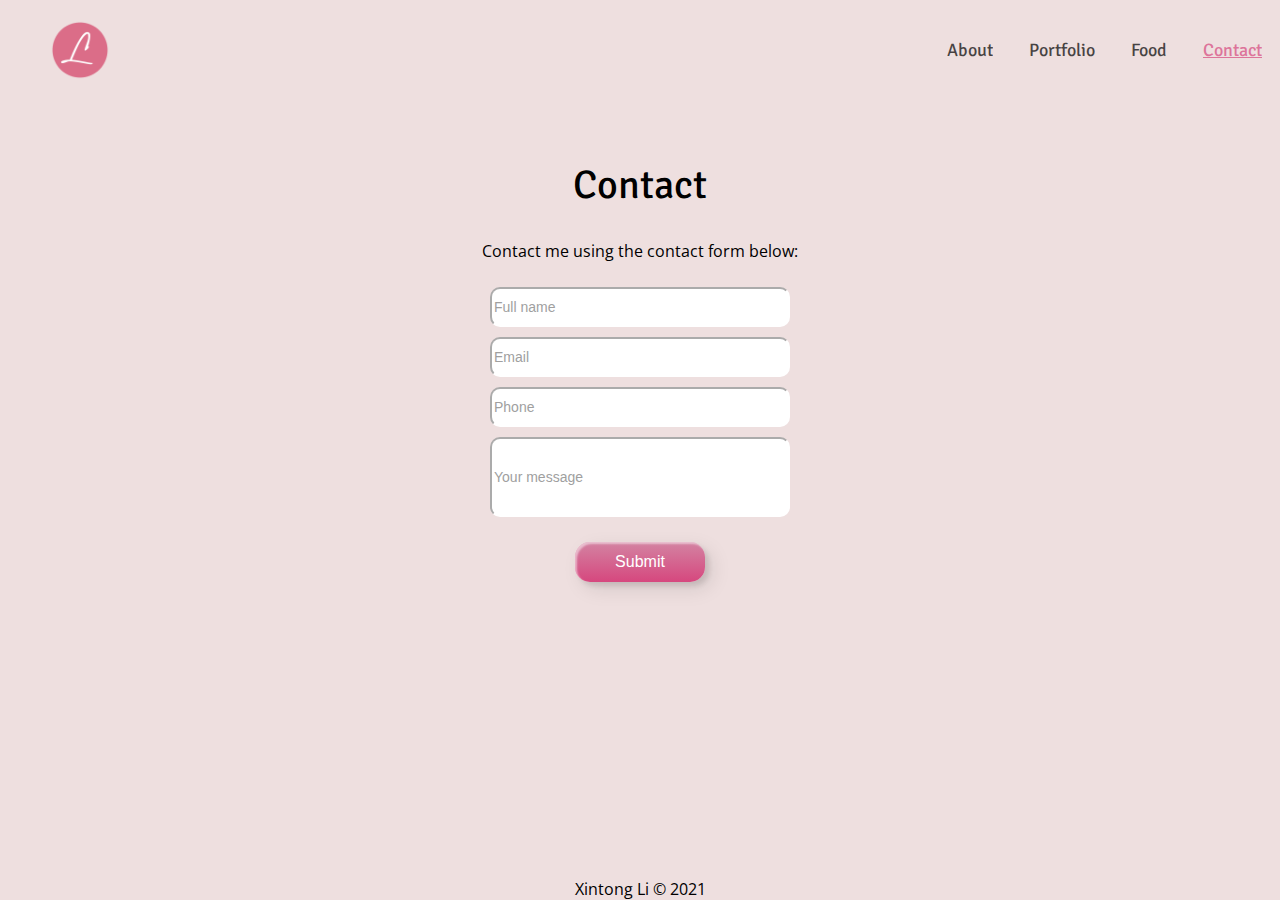
<file: contact.html>
<!DOCTYPE html>
<html lang="en">
<head>
    <meta charset="UTF-8">
    <meta name="viewport" content="width=device-width, initial-scale=1.0">
    <link rel="stylesheet" type="text/css" href="css/html5reset.css">
    <link rel="stylesheet" href="css/style.css">
    <link rel="preconnect" href="https://fonts.googleapis.com">
    <link rel="preconnect" href="https://fonts.gstatic.com" crossorigin>
    <link href="https://fonts.googleapis.com/css2?family=Open+Sans:wght@300;400&family=Signika&display=swap" rel="stylesheet">
    <title>Contact</title>
</head>

<body>
    <a class = "skip-to-content" href="#skip">Skip to content</a>
    <header>
        <nav>
            <img src="imgs/logo.jpg" class="logo" width="60px" height="60px" alt="A pink website logo">
            <ul>
                <li><a href="index.html">About</a></li>
                <li><a href="portfolio.html">Portfolio</a></li>
                <li><a href="food.html">Food</a></li>
                <li><a href="contact.html" class="current">Contact</a></li>
            </ul>
        </nav>
    </header>

    <main id="skip">
        <div id="contact">
            <div class="title"><h1>Contact</h1></div>
            <div class="contact_intro">
                <p>Contact me using the contact form below:</p>
            </div>
            <p><input class="form" type="text" value="Full name" ></p>
            <p><input class="form" type="text" value="Email" ></p>
            <p><input class="form" type="text" value="Phone" ></p>
            <p><input class="form1" type="text" value="Your message"></p>
            <button class="btn"><span>Submit</span></button>
        </div>
    </main>

    <footer>
        <p>Xintong Li &copy; 2021</p>
    </footer>

</body>
</html>
</file>
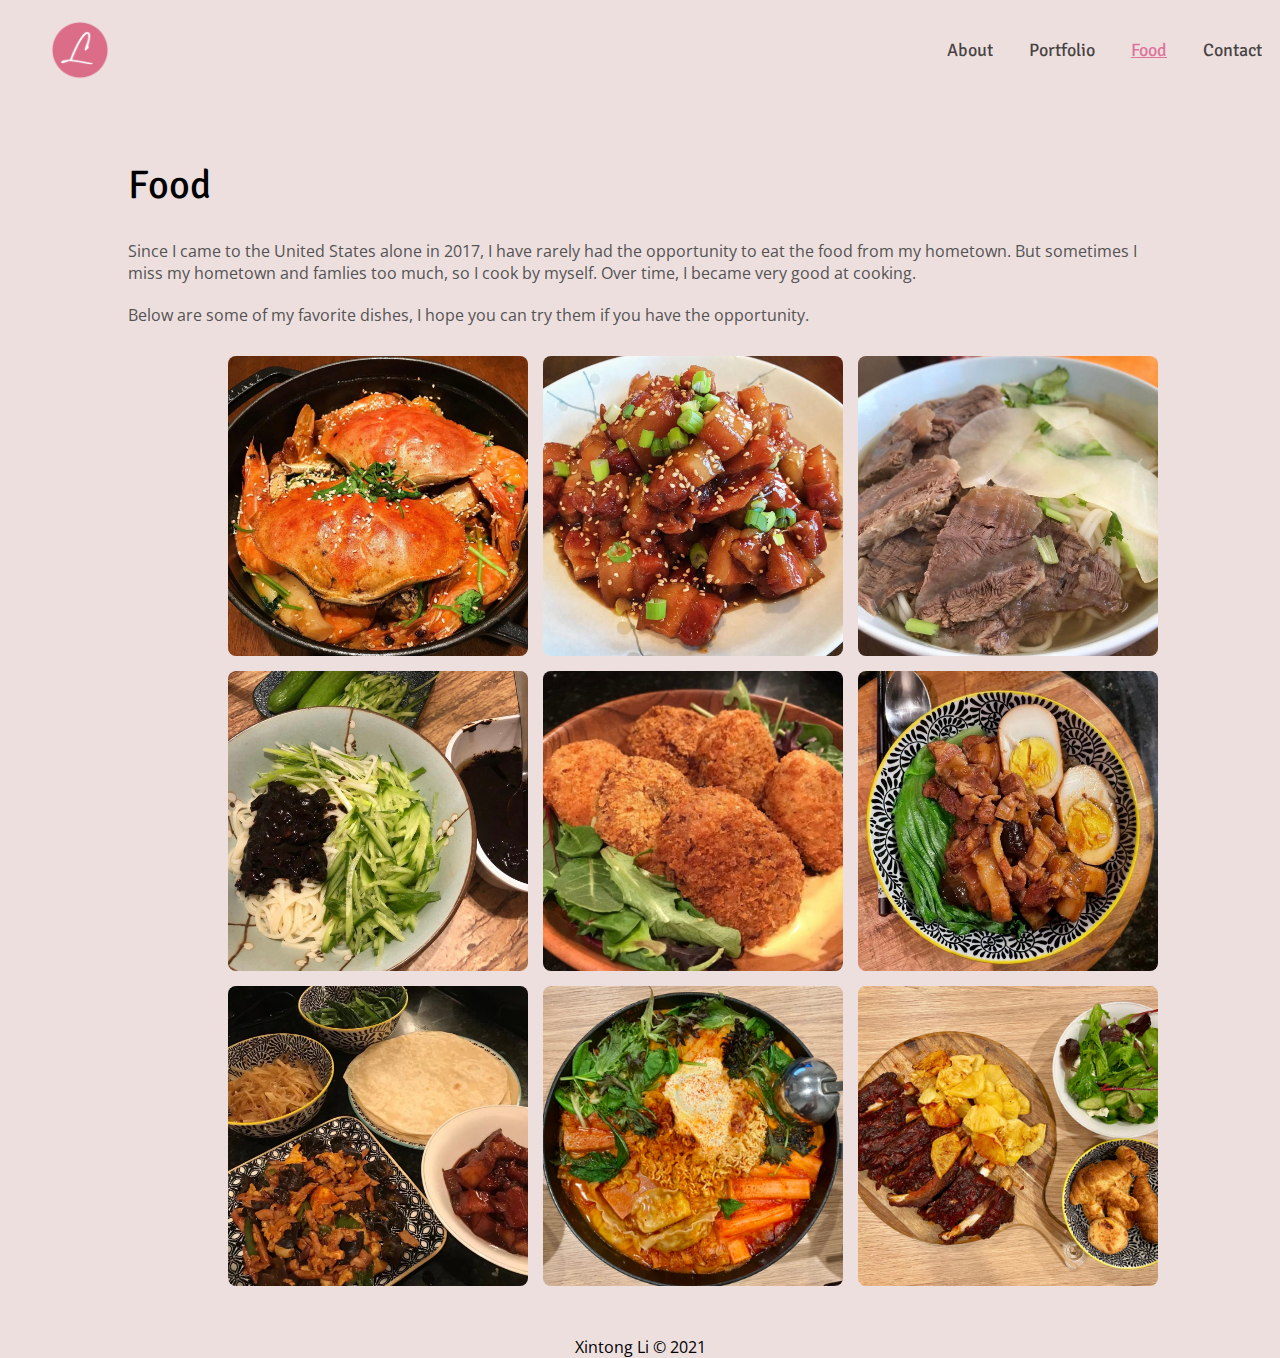
<file: food.html>
<!DOCTYPE html>
<html lang="en">
<head>
    <meta charset="UTF-8">
    <meta name="viewport" content="width=device-width, initial-scale=1.0">
    <link rel="stylesheet" type="text/css" href="css/html5reset.css">
    <link rel="stylesheet" href="css/style.css">
    <link rel="preconnect" href="https://fonts.googleapis.com">
    <link rel="preconnect" href="https://fonts.gstatic.com" crossorigin>
    <link href="https://fonts.googleapis.com/css2?family=Open+Sans:wght@300;400&family=Signika&display=swap" rel="stylesheet">
    <title>Food</title>
</head>

<body>
    <a class = "skip-to-content" href="#skip">Skip to content</a>
    <header>
        <nav>
            <img src="imgs/logo.jpg" class="logo" width="60px" height="60px" alt="A pink website logo">
            <ul>
                <li><a href="index.html">About</a></li>
                <li><a href="portfolio.html">Portfolio</a></li>
                <li><a href="food.html" class="current">Food</a></li>
                <li><a href="contact.html">Contact</a></li>
            </ul>
        </nav>
    </header>

    <main id="skip">
        <div id="content">
            <div class="title"><h1>Food</h1></div>
            <div class="intro">
                <p>Since I came to the United States alone in 2017, I have rarely had the opportunity to eat the food from my hometown. But sometimes I miss my hometown and famlies too much, so I cook by myself. Over time, I became very good at cooking.</p> 
                <p>Below are some of my favorite dishes, I hope you can try them if you have the opportunity.</p>
            </div>
            <div class="food">
                <img class="food_pic" src="imgs/dish1.jpg" alt="Crab pot" width="300px" height="300px">
                <img class="food_pic" src="imgs/dish2.jpg" alt="Red braised pork" width="300px" height="300px">
                <img class="food_pic" src="imgs/dish3.jpg" alt="Noodle with beef" width="300px" height="300px">
                <img class="food_pic" src="imgs/dish4.jpg" alt="Zhajiang noodle" width="300px" height="300px">
                <img class="food_pic" src="imgs/dish5.jpg" alt="Korokke" width="300px" height="300px">
                <img class="food_pic" src="imgs/dish6.jpg" alt="Minced pork rice" width="300px" height="300px">
                <img class="food_pic" src="imgs/dish7.jpg" alt="Spring pancake" width="300px" height="300px">
                <img class="food_pic" src="imgs/dish8.jpg" alt="Budae jjigae" width="300px" height="300px">
                <img class="food_pic" src="imgs/dish9.jpg" alt="Pineapple Grilled Ribs" width="300px" height="300px">
            </div>
        </div>
    </main>

    <footer>
        <p>Xintong Li &copy; 2021</p>
    </footer>

</body>
</html>
</file>
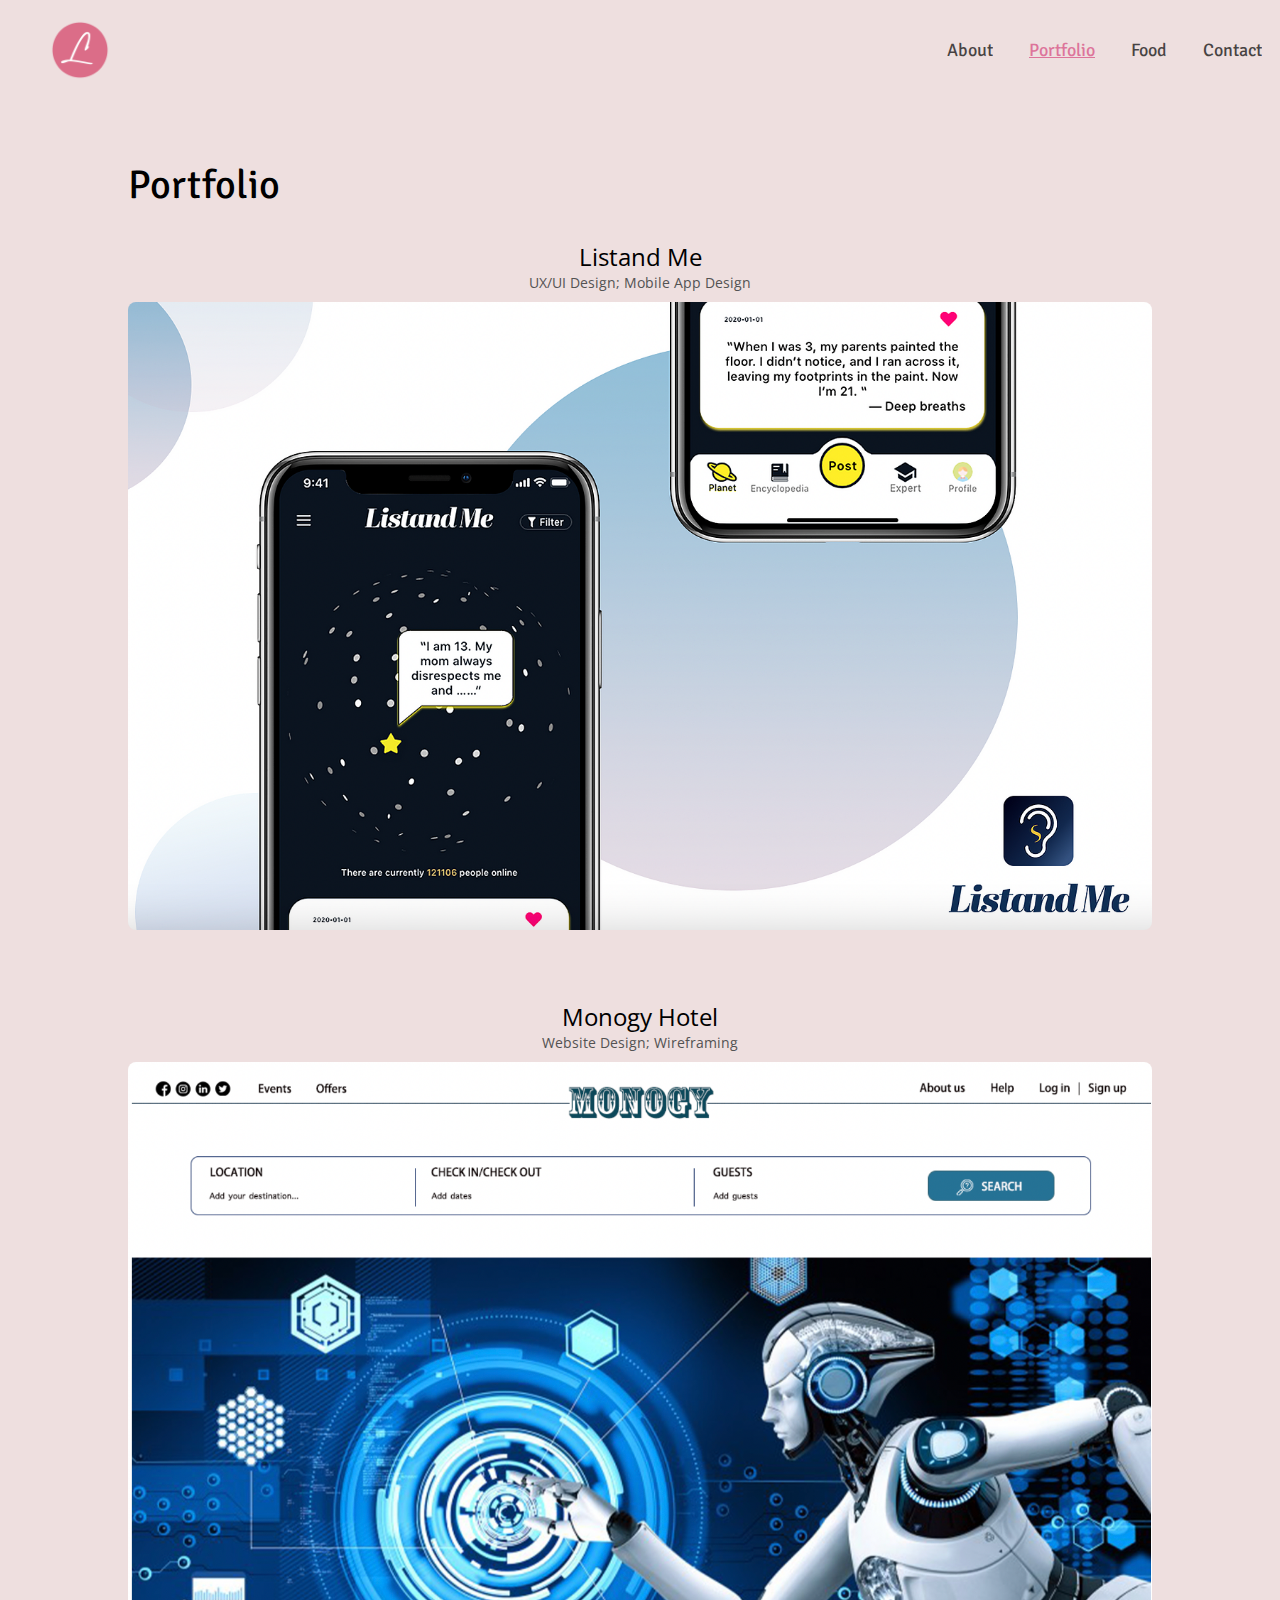
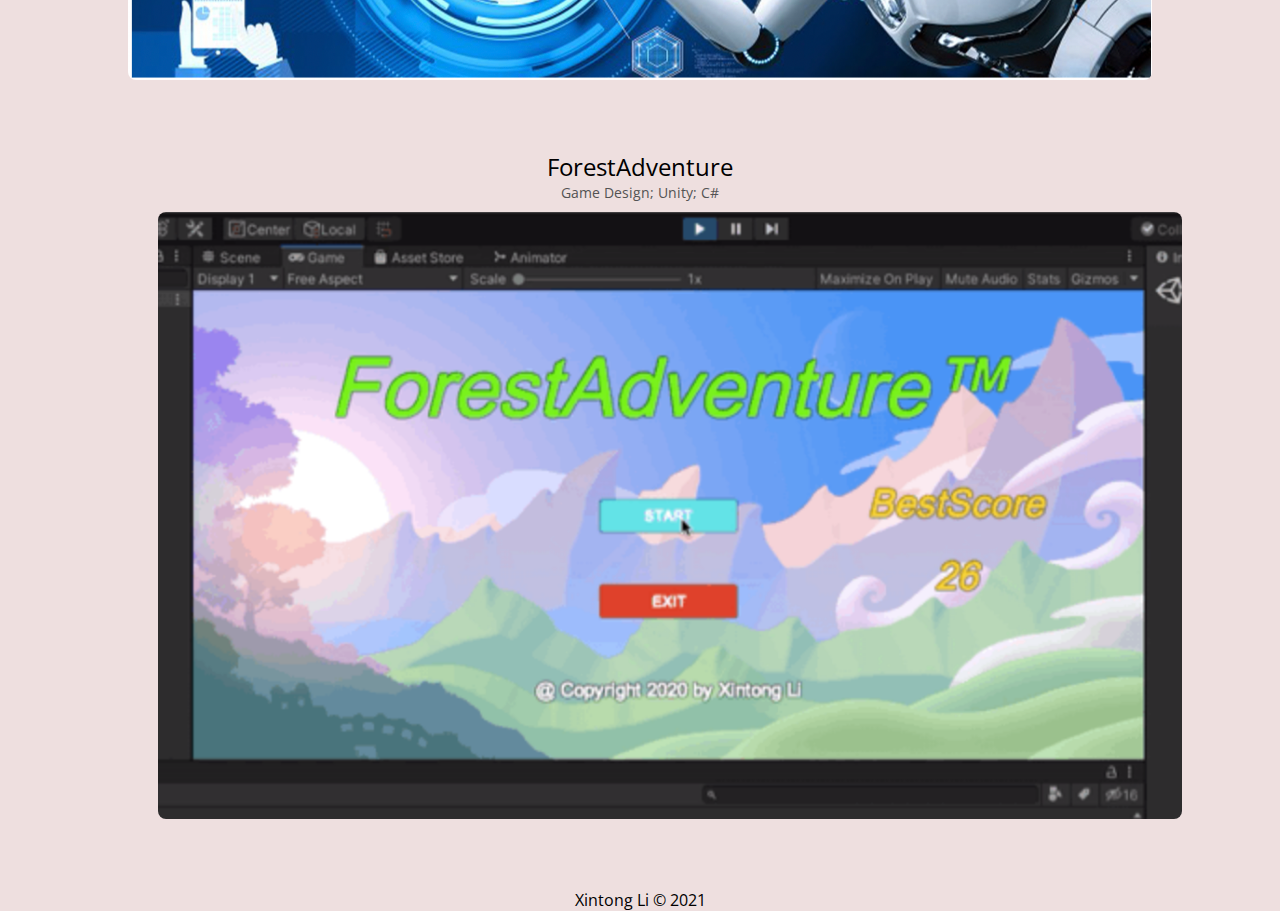
<file: portfolio.html>
<!DOCTYPE html>
<html lang="en">
<head>
    <meta charset="UTF-8">
    <meta name="viewport" content="width=device-width, initial-scale=1.0">
    <link rel="stylesheet" type="text/css" href="css/html5reset.css">
    <link rel="stylesheet" href="css/style.css">
    <link rel="preconnect" href="https://fonts.googleapis.com">
    <link rel="preconnect" href="https://fonts.gstatic.com" crossorigin>
    <link href="https://fonts.googleapis.com/css2?family=Open+Sans:wght@300;400&family=Signika&display=swap" rel="stylesheet">
    <title>Portfolio</title>
</head>

<body>
    <a class = "skip-to-content" href="#skip">Skip to content</a>
    <header>
        <nav>
            <img src="imgs/logo.jpg" class="logo" width="60px" height="60px" alt="A pink website logo">
            <ul>
                <li><a href="index.html">About</a></li>
                <li><a href="portfolio.html" class="current">Portfolio</a></li>
                <li><a href="food.html">Food</a></li>
                <li><a href="contact.html">Contact</a></li>
            </ul>
        </nav>
    </header>

    <main id="skip">
        <div id="content">
            <div class="title"><h1>Portfolio</h1></div>
            <div class="portfolio">
                <h2>Listand Me</h2>
                <p>UX/UI Design; Mobile App Design</p>
                <img src="imgs/portfolio1.jpg" alt="An UX/UI design work">
            </div>
            <div class="portfolio">
                <h2>Monogy Hotel</h2>
                <p>Website Design; Wireframing</p>
                <img src="imgs/portfolio2.jpg" alt="A website design work">
            </div>

            <div class="portfolio">
                <h2>ForestAdventure</h2>
                <p>Game Design; Unity; C#</p>
                <img src="imgs/portfolio3.jpg" alt="A game design work" class="gamedesign">
            </div>
        </div>
    </main>

    <footer>
        <p>Xintong Li &copy; 2021</p>
    </footer>

</body>
</html>
</file>
<file: css/style.css>
html{
    background-color: #eedfdf;
    font-family: 'Open Sans', sans-serif;
    padding-top: 20px;
    height: 100%
}

body{
    margin: 0;
    padding: 0;
    height: 100%;
    display: flex; /* using flex to get sticky footer */
    min-height: 80vh;
    flex-direction: column;
}

main{
    flex: 1; /* sticky footer */
    padding-top: 30px;
}

h1{
    color: black;
    font-size: 2.5rem;
    font-weight: 400;
    font-family: 'Signika', sans-serif;
}

h2{
    color:black;
    font-size: 1.5rem;
}

p{
    color: black;
    font-size: 16px;
}

#content {
    padding: 50px 10%;  /* make main content's padding bigger */
}

/* Skip to content */

a.skip-to-content{
    background: white;
    left: 0;
    padding: 6px;
    color:black;
    position: absolute;
    top: -40px;
    -webkit-transition: top 0.5s ease-out;
    transition: top 0.5s ease-out;
    z-index: 1;
}

a.skip-to-content:focus{
    top:20px;
    color: black;
    text-decoration-style: solid;
  }
  
*:focus{
    border: 2px solid black;
}

/* nav bar style */

.logo {
    margin-left: 50px;
    margin-right: auto;
}

nav{
    position: relative;
    background-color: transparent;
    display: flex;
    flex-direction: row;
    justify-content: space-between;
    font-family: 'Signika', sans-serif;
}

ul{
    display: flex;
    flex-direction: row;
    list-style-type: none;
}

a {
    text-decoration: none;
    color: rgb(0, 0, 0);
    font-size: 18px;
    padding: 5px 18px;
    opacity: 0.7;
}

li {
    display: flex;
    flex-direction: row;
    align-items: center;
}

nav a:hover {
    color:rgb(112, 112, 112)
}

.current {
    color:rgb(214, 71, 126);
    text-decoration: underline;
}


/* 'about' page main content style */

#content img{
    float:left;
    margin-right: 60px;
    border-radius: 8px;
}

/* 'portfolio' page style */

.portfolio{
    text-align: center;
}

.portfolio img{
    margin-top: 10px;
    margin-bottom: 70px;
}

.portfolio p{
    color: rgb(83, 83, 83);
    font-size: 14px;
}

.title{
    margin-bottom: 30px;
}

.gamedesign {
    margin-left: 30px;
}

/* 'food' page style */

.intro p {
    margin-bottom: 20px;
    color:rgb(83, 83, 83)
}

.food {
    margin-top: 30px;
    margin-left: 100px;
    display:grid;
    grid-gap:15px;
    grid-template-columns: repeat(3, 300px);
    grid-template-rows: repeat(3, 300px);
}

/* 'contact' page style */ 

#contact{
    text-align: center;
    padding-top: 50px;
}

.contact_intro{
    margin-bottom: 20px;
}

input{
    margin: 5px;
}

.form{
    width: 300px;
    height: 40px;
    color: rgb(160, 159, 159);
    border-radius: 10px;
    border-color: rgb(255, 255, 255);
    display: inline-block;
    font-size: 14px;
}

.form1{
    width: 300px;
    height: 80px;
    color: rgb(160, 159, 159);
    border-radius: 10px;
    border-color: rgb(255, 255, 255);
    display: inline-block;
    font-size: 14px;
}

button {
    margin: 20px;
}

.btn {
    width: 130px;
    height: 40px;
    color: #fff;
    font-size: 16px;
    border-radius: 15px;
    padding: 10px 25px;
    background: transparent;
    cursor: pointer;
    transition: all 0.3s ease;
    position: relative;
    display: inline-block;
    box-shadow:inset 2px 2px 2px 0px rgba(255,255,255,.5), 7px 7px 20px 0px rgba(0,0,0,.1), 4px 4px 5px 0px rgba(0,0,0,.1);
    outline: none;
}

.btn {
    background: rgb(214, 71, 126);
    background: linear-gradient(0deg, rgba(214, 71, 126) 0%, rgb(211, 131, 162) 100%);
    border: none;
}

.btn:before {
    height: 0%;
    width: 2px;
}

.btn:hover {
    box-shadow:  2px 2px 3px 0 rgba(255,255,255,.5), -2px -2px 3px 0 rgba(116, 125, 136, .5), inset -2px -2px 3px 0 rgba(255,255,255,.2),inset 2px 2px 3px 0 rgba(0, 0, 0, .4);
}


footer{
    text-align: center;
}


@media screen and (max-width: 600px){
    .logo {
        text-align: center;
        margin: auto;
    }
    nav {flex-direction: column;}
}

@media screen and (max-width:600px){
    .food {
        display: grid;
        grid-template-columns: 1, 300px;
        grid-template-rows: repeat(9, 300px);
        grid-gap: 10px;
    }
}

@media screen and (max-width:600px){
    .gamedesign {
        margin: 0;
    }
}
</file>
